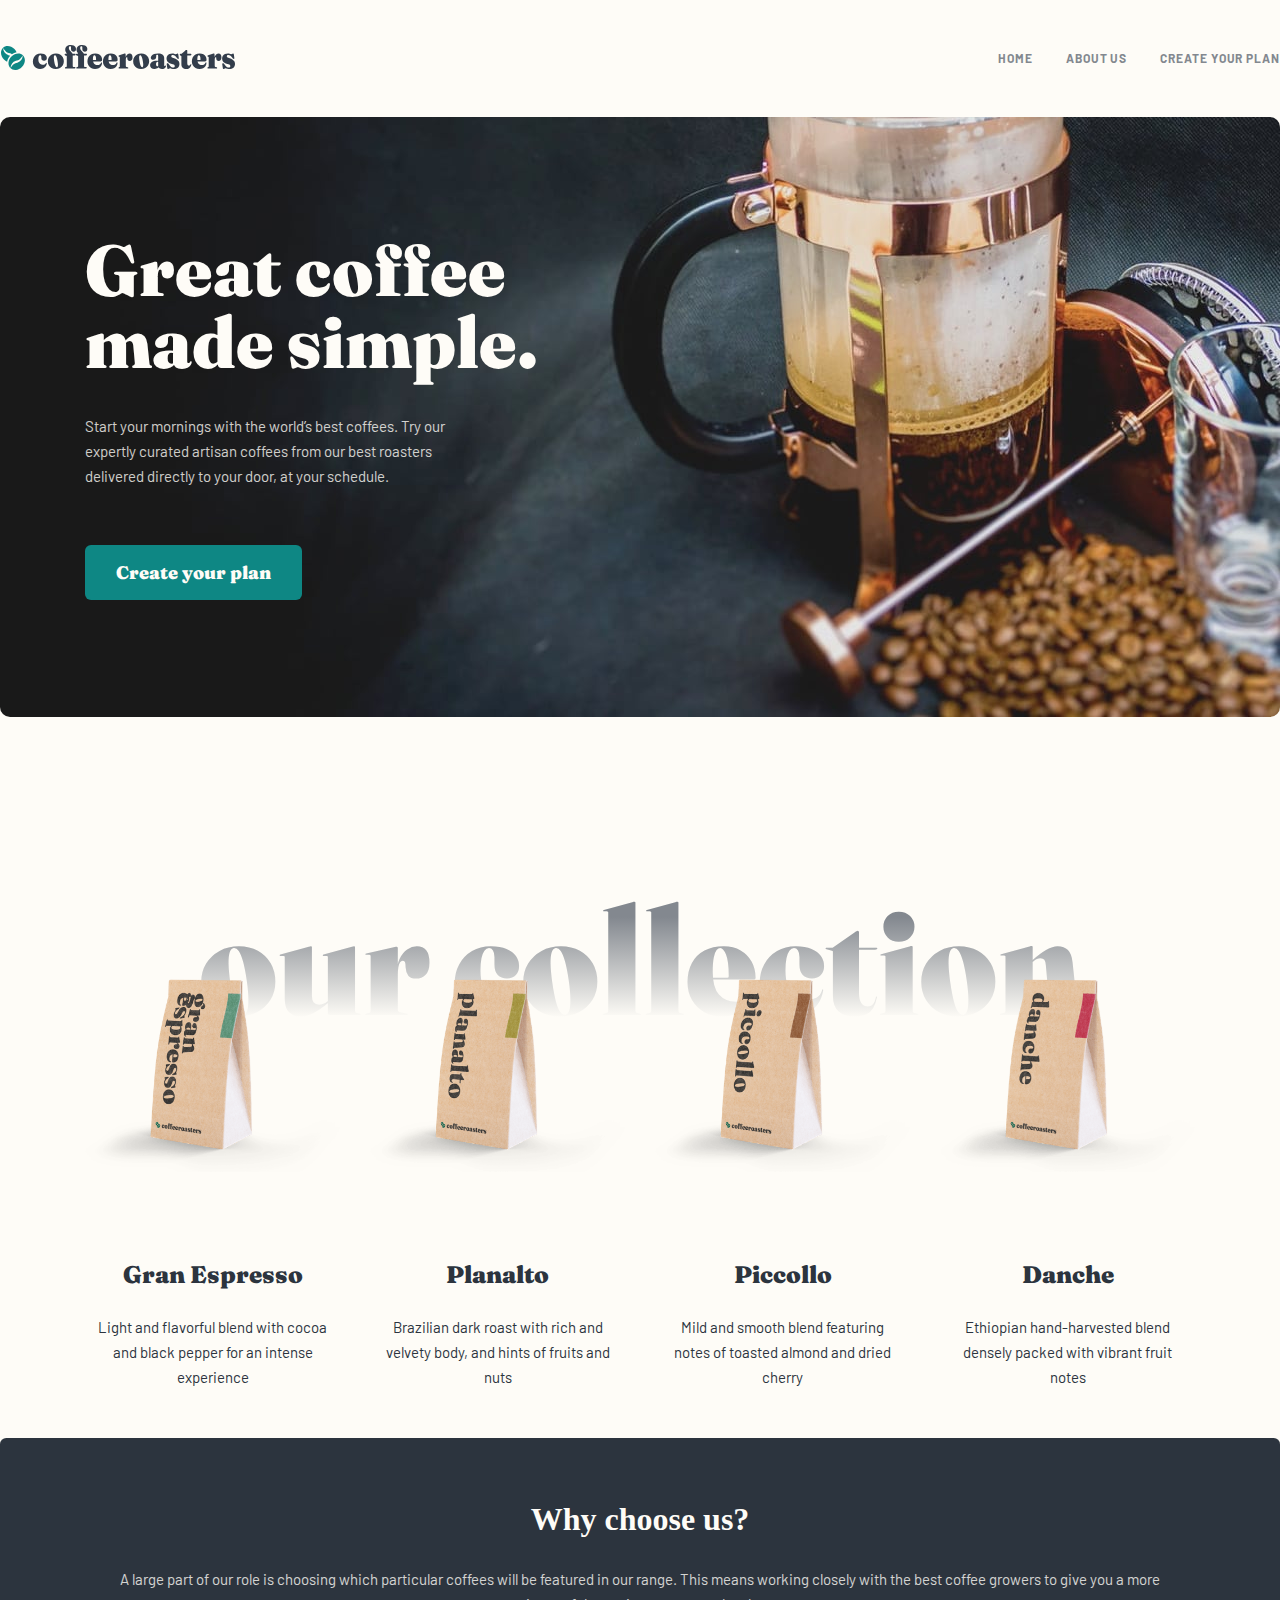
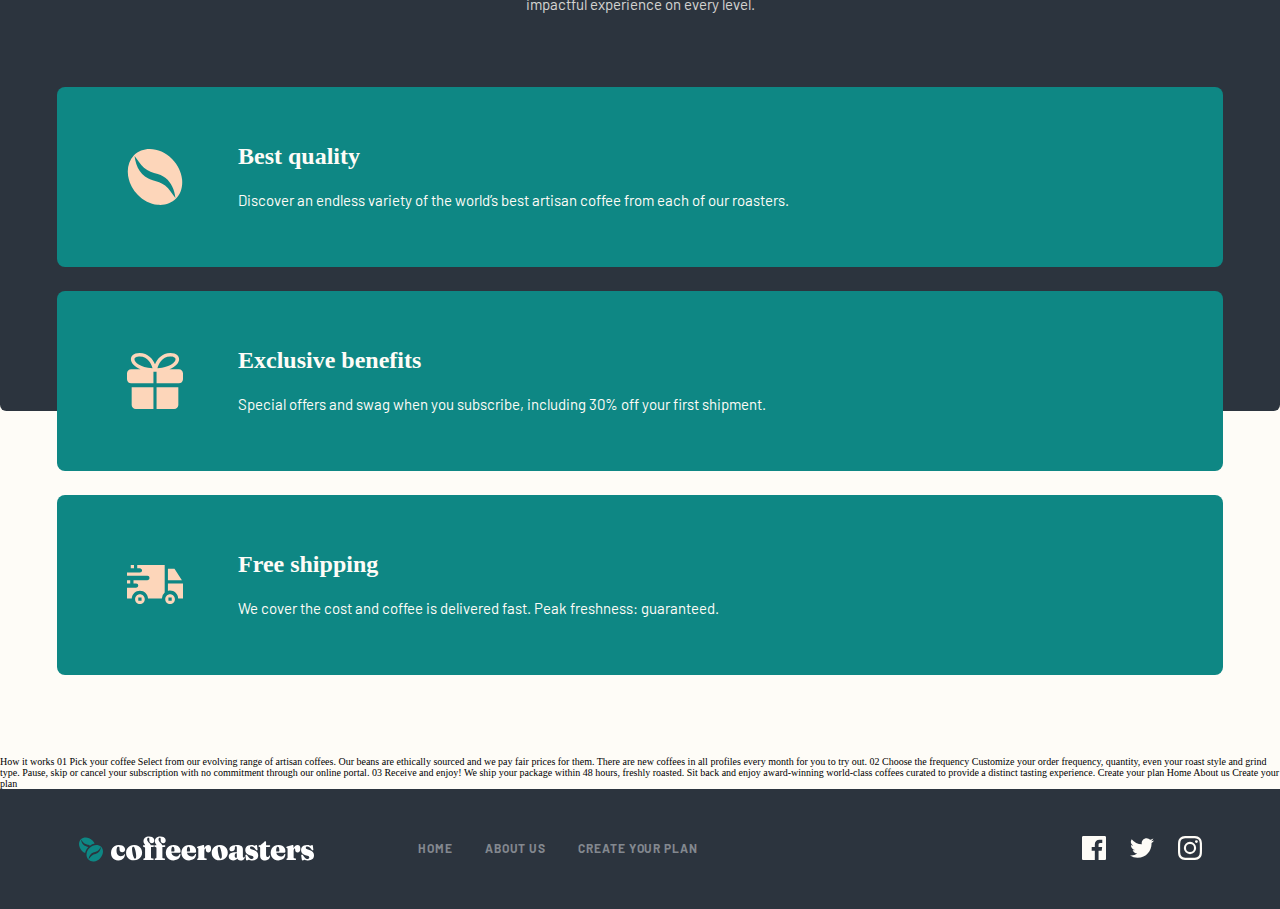
<file: index.html>
<!DOCTYPE html>
<html lang="en">
  <head>
    <meta charset="UTF-8" />
    <meta name="viewport" content="width=device-width, initial-scale=1.0" />

    <link
      rel="icon"
      type="image/png"
      sizes="32x32"
      href="./assets/favicon-32x32.png"
    />

    <link rel="stylesheet" href="styles/styles.css" />
    <link rel="preconnect" href="https://fonts.gstatic.com" />
    <link
      href="https://fonts.googleapis.com/css2?family=Fraunces:wght@900&display=swap"
      rel="stylesheet"
    />
    <link
      href="https://fonts.googleapis.com/css2?family=Barlow&display=swap"
      rel="stylesheet"
    />
    <script defer src="./header.js"></script>
    <title>Coffeeroasters subscription site</title>
  </head>
  <body>
    <header class="header container">
      <div class="overlay hide-for-tablet"></div>
      <nav class="header__nav container">
        <a href="./index.html" class="header__logo">
          <img
            class="header__logo"
            src="./assets/shared/desktop/logo.svg"
            alt="logo"
          />
        </a>
        <div id="btnHamburger" class="btnHamubrger hide-for-tablet">
          <img class="btn__close" src="./assets/shared/mobile/icon-close.svg" />
          <img
            class="btn__hamburger"
            src="./assets/shared/mobile/icon-hamburger.svg"
          />
        </div>
        <div class="header__links hide-for-mobile">
          <a href="">HOME</a>
          <a href="">ABOUT US</a>
          <a href="">CREATE YOUR PLAN</a>
        </div>
      </nav>
      <div class="header__menu hide-for-tablet">
        <a href="">Home</a>
        <a href="">About Us</a>
        <a href="">Create Your Plan</a>
      </div>
    </header>
    <main class="home container">
      <div class="hero">
        <div class="hero__container">
          <h1 class="hero__title">Great coffee made simple.</h1>
          <p class="hero__info">
            Start your mornings with the world’s best coffees. Try our expertly
            curated artisan coffees from our best roasters delivered directly to
            your door, at your schedule.
          </p>
          <a href="./" class="button"> Create your plan </a>
        </div>
      </div>
      <div class="showcase">
        <div class="showcase__header_container">
          <h2 class="showcase__header">our collection</h2>
          <span class="showcase__header_overlay"></span>
        </div>
        <div class="showcase__container">
          <img
            src="./assets/home/desktop/image-gran-espresso.png"
            class="showcase__img"
          />
          <div class="showcase__text_container">
            <h3 class="showcase__name">Gran Espresso</h3>
            <p class="showcase__description">
              Light and flavorful blend with cocoa and black pepper for an
              intense experience
            </p>
          </div>
        </div>
        <div class="showcase__container">
          <img
            src="./assets/home/desktop/image-planalto.png"
            class="showcase__img"
          />
          <div class="showcase__text_container">
            <h3 class="showcase__name">Planalto</h3>
            <p class="showcase__description">
              Brazilian dark roast with rich and velvety body, and hints of
              fruits and nuts
            </p>
          </div>
        </div>
        <div class="showcase__container">
          <img
            src="./assets/home/desktop/image-piccollo.png"
            class="showcase__img"
          />
          <div class="showcase__text_container">
            <h3 class="showcase__name">Piccollo</h3>
            <p class="showcase__description">
              Mild and smooth blend featuring notes of toasted almond and dried
              cherry
            </p>
          </div>
        </div>
        <div class="showcase__container">
          <img
            src="./assets/home/desktop/image-danche.png"
            class="showcase__img"
          />
          <div class="showcase__text_container">
            <h3 class="showcase__name">Danche</h3>
            <p class="showcase__description">
              Ethiopian hand-harvested blend densely packed with vibrant fruit
              notes
            </p>
          </div>
        </div>
      </div>
      <div class="cards">
        <div>
          <h2 class="cards__header">Why choose us?</h2>
          <p class="cards__info">
            A large part of our role is choosing which particular coffees will
            be featured in our range. This means working closely with the best
            coffee growers to give you a more impactful experience on every
            level.
          </p>
        </div>
        <div>
          <div class="card">
            <img
              src="./assets/home/desktop/icon-coffee-bean.svg"
              alt="coffe bean"
              class="card__img"
            />
            <div>
              <h3 class="card__header">Best quality</h3>
              <p class="card__description">
                Discover an endless variety of the world’s best artisan coffee
                from each of our roasters.
              </p>
            </div>
          </div>
          <div class="card">
            <img
              src="./assets/home/desktop/icon-gift.svg"
              alt="gift"
              class="card__img"
            />
            <div>
              <h3 class="card__header">Exclusive benefits</h3>
              <p class="card__description">
                Special offers and swag when you subscribe, including 30% off
                your first shipment.
              </p>
            </div>
          </div>
          <div class="card">
            <img
              src="./assets/home/desktop/icon-truck.svg"
              alt="truck"
              class="card__img card__img--truck"
            />
            <div>
              <h3 class="card__header">Free shipping</h3>
              <p class="card__description">
                We cover the cost and coffee is delivered fast. Peak freshness:
                guaranteed.
              </p>
            </div>
          </div>
        </div>
      </div>
      How it works 01 Pick your coffee Select from our evolving range of artisan
      coffees. Our beans are ethically sourced and we pay fair prices for them.
      There are new coffees in all profiles every month for you to try out. 02
      Choose the frequency Customize your order frequency, quantity, even your
      roast style and grind type. Pause, skip or cancel your subscription with
      no commitment through our online portal. 03 Receive and enjoy! We ship
      your package within 48 hours, freshly roasted. Sit back and enjoy
      award-winning world-class coffees curated to provide a distinct tasting
      experience. Create your plan Home About us Create your plan
    </main>

    <footer class="footer container">
      <img src="./assets/shared/desktop/logo-footer.svg" alt="logo" />
      <nav>
        <ul class="footer__links">
          <li>
            <a href="/">Home</a>
          </li>
          <li>
            <a href="/">About us</a>
          </li>
          <li>
            <a href="">Create your plan</a>
          </li>
        </ul>
      </nav>
      <div class="footer__socials">
        <a href="/">
          <img src="./assets/shared/desktop/icon-facebook.svg" alt="facebook" />
        </a>
        <a href="/">
          <img src="./assets/shared/desktop/icon-twitter.svg" alt="twitter" />
        </a>
        <a href="/">
          <img
            src="./assets/shared/desktop/icon-instagram.svg"
            alt="instagram"
          />
        </a>
      </div>
    </footer>
  </body>
</html>
</file>
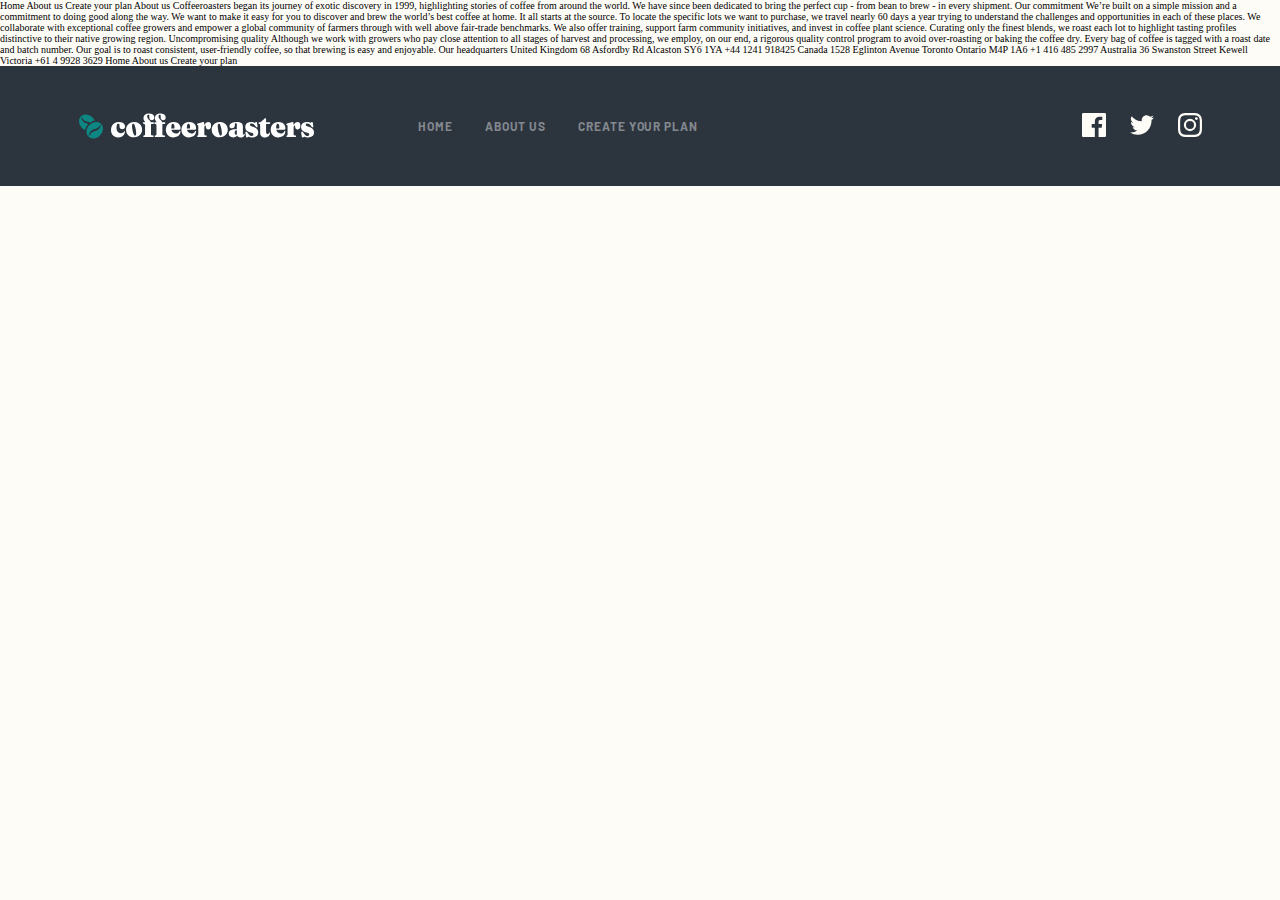
<file: about.html>
<!DOCTYPE html>
<html lang="en">
  <head>
    <meta charset="UTF-8" />
    <meta name="viewport" content="width=device-width, initial-scale=1.0" />

    <link
      rel="icon"
      type="image/png"
      sizes="32x32"
      href="./assets/favicon-32x32.png"
    />

    <title>Coffeeroasters subscription site</title>

    <link rel="stylesheet" href="styles/styles.css" />
    <link rel="preconnect" href="https://fonts.gstatic.com" />
    <link
      href="https://fonts.googleapis.com/css2?family=Fraunces:wght@900&display=swap"
      rel="stylesheet"
    />
    <link
      href="https://fonts.googleapis.com/css2?family=Barlow&display=swap"
      rel="stylesheet"
    />
    <script defer src="./header.js"></script>
  </head>

  <body>
    Home About us Create your plan About us Coffeeroasters began its journey of
    exotic discovery in 1999, highlighting stories of coffee from around the
    world. We have since been dedicated to bring the perfect cup - from bean to
    brew - in every shipment. Our commitment We’re built on a simple mission and
    a commitment to doing good along the way. We want to make it easy for you to
    discover and brew the world’s best coffee at home. It all starts at the
    source. To locate the specific lots we want to purchase, we travel nearly 60
    days a year trying to understand the challenges and opportunities in each of
    these places. We collaborate with exceptional coffee growers and empower a
    global community of farmers through with well above fair-trade benchmarks.
    We also offer training, support farm community initiatives, and invest in
    coffee plant science. Curating only the finest blends, we roast each lot to
    highlight tasting profiles distinctive to their native growing region.
    Uncompromising quality Although we work with growers who pay close attention
    to all stages of harvest and processing, we employ, on our end, a rigorous
    quality control program to avoid over-roasting or baking the coffee dry.
    Every bag of coffee is tagged with a roast date and batch number. Our goal
    is to roast consistent, user-friendly coffee, so that brewing is easy and
    enjoyable. Our headquarters United Kingdom 68 Asfordby Rd Alcaston SY6 1YA
    +44 1241 918425 Canada 1528 Eglinton Avenue Toronto Ontario M4P 1A6 +1 416
    485 2997 Australia 36 Swanston Street Kewell Victoria +61 4 9928 3629 Home
    About us Create your plan
    <footer class="footer container">
      <img src="./assets/shared/desktop/logo-footer.svg" alt="logo" />
      <nav>
        <ul class="footer__links">
          <li>
            <a href="/">Home</a>
          </li>
          <li>
            <a href="/">About us</a>
          </li>
          <li>
            <a href="">Create your plan</a>
          </li>
        </ul>
      </nav>
      <div class="footer__socials">
        <a href="/">
          <img src="./assets/shared/desktop/icon-facebook.svg" alt="facebook" />
        </a>
        <a href="/">
          <img src="./assets/shared/desktop/icon-twitter.svg" alt="twitter" />
        </a>
        <a href="/">
          <img
            src="./assets/shared/desktop/icon-instagram.svg"
            alt="instagram"
          />
        </a>
      </div>
    </footer>
  </body>
</html>
</file>
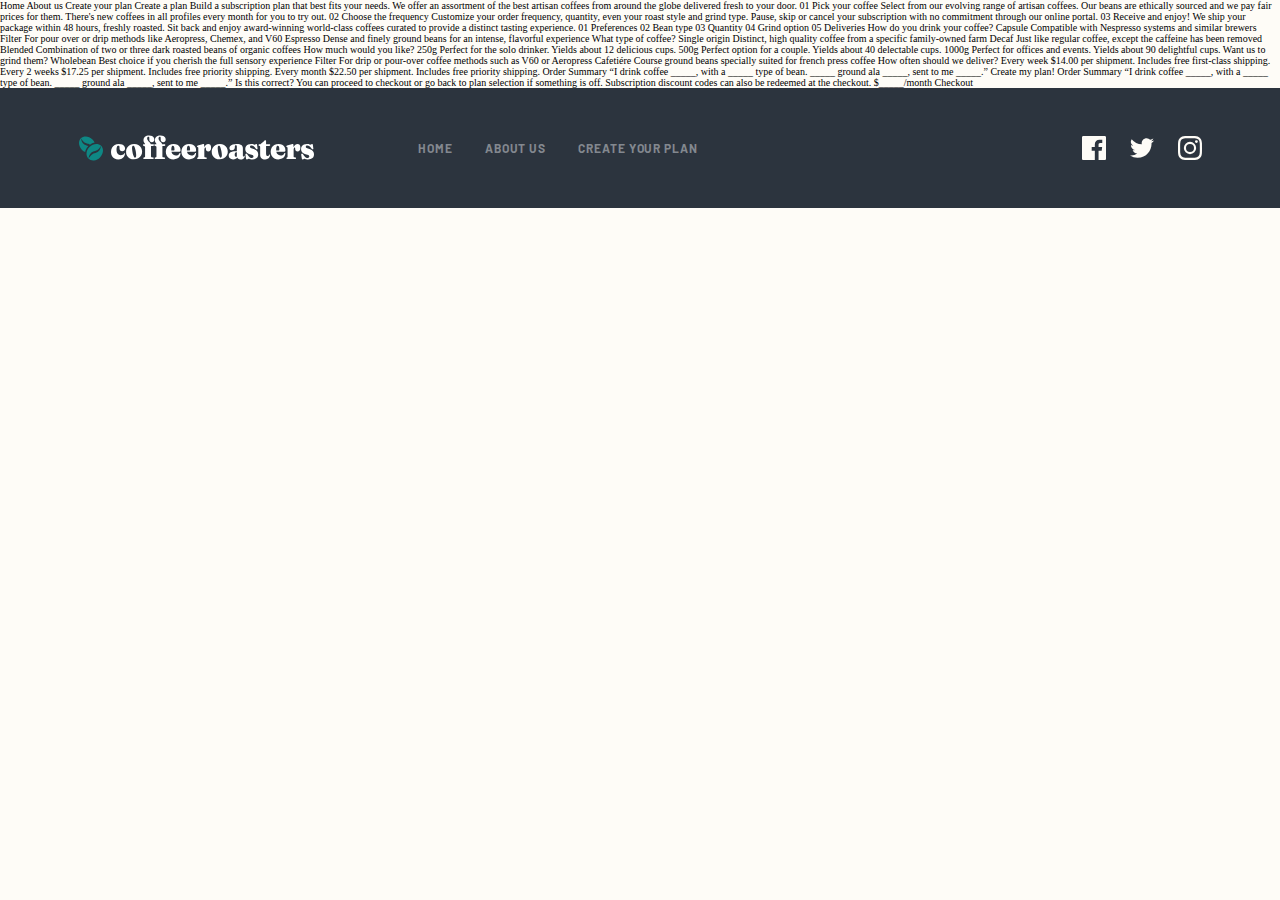
<file: plan.html>
<head>
  <meta charset="UTF-8">
  <meta name="viewport" content="width=device-width, initial-scale=1.0">

  <link rel="icon" type="image/png" sizes="32x32" href="./assets/favicon-32x32.png">

  <title>Coffeeroasters subscription site</title>

  <link rel="stylesheet" href="styles/styles.css" />
  <link rel="preconnect" href="https://fonts.gstatic.com" />
  <link
    href="https://fonts.googleapis.com/css2?family=Fraunces:wght@900&display=swap"
    rel="stylesheet"
  />
  <link
    href="https://fonts.googleapis.com/css2?family=Barlow&display=swap"
    rel="stylesheet"
  />
  <script defer src="./header.js"></script>
</head>

<body>
  Home
  About us
  Create your plan

  Create a plan
  Build a subscription plan that best fits your needs. We offer an assortment of the best 
  artisan coffees from around the globe delivered fresh to your door.

  01
  Pick your coffee
  Select from our evolving range of artisan coffees. Our beans are ethically
  sourced and we pay fair prices for them. There's new coffees in all profiles
  every month for you to try out.
  
  02
  Choose the frequency
  Customize your order frequency, quantity, even your roast style and grind type.
  Pause, skip or cancel your subscription with no commitment through our online portal.
  
  03
  Receive and enjoy!
  We ship your package within 48 hours, freshly roasted. Sit back and enjoy award-winning
  world-class coffees curated to provide a distinct tasting experience.

  01 Preferences
  02 Bean type
  03 Quantity
  04 Grind option
  05 Deliveries

  How do you drink your coffee?

  Capsule
  Compatible with Nespresso systems and similar brewers

  Filter
  For pour over or drip methods like Aeropress, Chemex, and V60

  Espresso
  Dense and finely ground beans for an intense, flavorful experience

  What type of coffee?

  Single origin
  Distinct, high quality coffee from a specific family-owned farm

  Decaf
  Just like regular coffee, except the caffeine has been removed

  Blended
  Combination of two or three dark roasted beans of organic coffees

  How much would you like?
  250g
  Perfect for the solo drinker. Yields about 12 delicious cups.
  
  500g
  Perfect option for a couple. Yields about 40 delectable cups.

  1000g
  Perfect for offices and events. Yields about 90 delightful cups.

  Want us to grind them?

  Wholebean
  Best choice if you cherish the full sensory experience

  Filter
  For drip or pour-over coffee methods such as V60 or Aeropress

  Cafetiére
  Course ground beans specially suited for french press coffee

  How often should we deliver?

  Every week
  $14.00 per shipment. Includes free first-class shipping.

  Every 2 weeks
  $17.25 per shipment. Includes free priority shipping.

  Every month
  $22.50 per shipment. Includes free priority shipping.

  Order Summary
  “I drink coffee _____, with a _____ type of bean. _____ ground ala _____, 
  sent to me _____.”

  Create my plan!

  <!-- Modal -->
  Order Summary

  “I drink coffee _____, with a _____ type of bean. _____ ground ala _____,
  sent to me _____.”

  Is this correct? You can proceed to checkout or go back to plan selection if something 
  is off. Subscription discount codes can also be redeemed at the checkout.

  $_____/month

  Checkout
  <!-- End modal -->

  <footer class="footer container">
    <img src="./assets/shared/desktop/logo-footer.svg" alt="logo" />
    <nav>
      <ul class="footer__links">
        <li>
          <a href="/">Home</a>
        </li>
        <li>
          <a href="/">About us</a>
        </li>
        <li>
          <a href="">Create your plan</a>
        </li>
      </ul>
    </nav>
    <div class="footer__socials">
      <a href="/">
        <img src="./assets/shared/desktop/icon-facebook.svg" alt="facebook" />
      </a>
      <a href="/">
        <img src="./assets/shared/desktop/icon-twitter.svg" alt="twitter" />
      </a>
      <a href="/">
        <img
          src="./assets/shared/desktop/icon-instagram.svg"
          alt="instagram"
        />
      </a>
    </div>
  </footer>
</body>

</html>
</file>
<file: styles/styles.css>
html {
  box-sizing: border-box;
  font-size: 10px;
}

*,
*::before,
*::after {
  box-sizing: inherit;
  margin: 0;
  padding: 0;
}

body {
  background-color: #fefcf7;
}

a {
  text-decoration: none;
}

.container {
  max-width: 32.7rem;
  margin: 0 auto;
}
@media (min-width: 768px) {
  .container {
    max-width: 68.8rem;
  }
}
@media (min-width: 1280px) {
  .container {
    max-width: 128rem;
  }
}

@media screen and (max-width: 768px) {
  .hide-for-mobile {
    display: none !important;
  }
}

@media (min-width: 768px) {
  .hide-for-tablet {
    display: none !important;
  }
}

.no-scroll {
  overflow: hidden;
}

.button {
  background-color: #0e8784;
  font-family: "Fraunces", serif;
  font-style: normal;
  font-weight: 900;
  font-size: 1.8rem;
  line-height: 2.5rem;
  text-align: center;
  color: #fefcf7;
  border-radius: 0.6rem;
  display: inline-block;
  padding: 1.5rem 3.1rem;
}

.footer {
  background-color: #2c343e;
  padding: 5.4rem 0;
  display: flex;
  flex-direction: column;
  align-items: center;
}
@media (min-width: 1280px) {
  .footer {
    flex-direction: row;
    padding: 4.7rem 0;
    justify-content: center;
  }
}
.footer__links {
  list-style: none;
  display: flex;
  flex-direction: column;
  margin: 4.9rem 0;
  text-align: center;
  gap: 2.4rem;
}
@media (min-width: 768px) {
  .footer__links {
    flex-direction: row;
    gap: 3.2rem;
  }
}
@media (min-width: 1280px) {
  .footer__links {
    margin: 0;
    margin-left: 10.3rem;
  }
}
.footer__links a {
  text-transform: uppercase;
  font-family: "Barlow", sans-serif;
  font-style: normal;
  font-weight: 700;
  font-size: 1.2rem;
  line-height: 1.5rem;
  letter-spacing: 0.923077px;
  text-transform: uppercase;
  text-decoration: none;
  color: #83888f;
}
.footer__links a:hover {
  color: #fefcf7;
}
.footer__socials {
  display: flex;
  gap: 2.4rem;
  align-items: center;
}
@media (min-width: 1280px) {
  .footer__socials {
    margin-left: 38.4rem;
  }
}

.header__nav {
  display: flex;
  justify-content: space-between;
  align-items: center;
  padding-top: 3.2rem;
  padding-bottom: 4rem;
}
@media (min-width: 768px) {
  .header__nav {
    padding-top: 4rem;
    padding-bottom: 5.3rem;
  }
}
@media (min-width: 1280px) {
  .header__nav {
    padding-top: 4.4rem;
    padding-bottom: 4.4rem;
  }
}
.header__links {
  display: flex;
  gap: 3.3rem;
}
.header__links a {
  font-family: "Barlow", sans-serif;
  color: #83888f;
  font-style: normal;
  font-weight: 700;
  font-size: 12px;
  line-height: 15px;
  letter-spacing: 0.923077px;
  text-transform: uppercase;
}
.header__logo {
  width: 16.8rem;
}
@media (min-width: 768px) {
  .header__logo {
    width: 23.6rem;
  }
}
.header__menu {
  font-family: "Fraunces", serif;
  font-style: normal;
  font-weight: 900;
  font-size: 2.4rem;
  line-height: 3.2rem;
  display: none;
  flex-direction: column;
  align-items: center;
  position: absolute;
  left: 50%;
  transform: translate(-50%, 0);
  gap: 3.2rem;
}
.header__menu a {
  text-align: center;
  width: 100%;
  color: #2c343e;
}
.header .overlay {
  position: absolute;
  top: 9rem;
  left: 0;
  width: 100vw;
  height: calc(100vh - 9rem);
  display: none;
  background: linear-gradient(180deg, rgba(254, 252, 247, 0.504981) 0%, #fefcf7 55.94%);
  transform: matrix(1, 0, 0, -1, 0, 0);
}
.header .btn__close {
  display: none;
}
.header .btnHamubrger {
  cursor: pointer;
}
.header.open .btn__hamburger {
  display: none;
}
.header.open .btn__close {
  display: block;
}
.header.open .header__menu {
  display: flex;
}
.header.open .overlay {
  display: flex;
}

.home .hero {
  padding: 10rem 2.4rem;
  background-image: url("../assets/home/mobile/image-hero-coffeepress.jpg");
  background-size: contain;
  background-repeat: no-repeat;
  border-radius: 1rem;
  min-height: 50rem;
  margin-bottom: 12rem;
}
@media (min-width: 768px) {
  .home .hero {
    background-image: url("../assets/home/tablet/image-hero-coffeepress.jpg");
    padding: 10.4rem 5.8rem;
    margin-bottom: 20.3rem;
  }
}
@media (min-width: 1280px) {
  .home .hero {
    background-image: url("../assets/home/desktop/image-hero-coffeepress.jpg");
    padding: 11.7rem 8.5rem;
    margin-bottom: 26.2rem;
  }
}
.home .hero__title {
  font-family: "Fraunces", serif;
  font-style: normal;
  font-weight: 900;
  font-size: 4rem;
  line-height: 4rem;
  color: #fefcf7;
  margin-bottom: 2.4rem;
}
@media (min-width: 768px) {
  .home .hero__title {
    font-size: 4.8rem;
    line-height: 4.8rem;
  }
}
@media (min-width: 1280px) {
  .home .hero__title {
    margin-bottom: 3.6rem;
    font-size: 7.2rem;
    line-height: 7.2rem;
  }
}
.home .hero__info {
  font-family: "Barlow", sans-serif;
  font-style: normal;
  font-weight: 400;
  font-size: 1.5rem;
  line-height: 2.5rem;
  margin-bottom: 3.9rem;
  color: #fefcf7;
  opacity: 0.8;
}
@media (min-width: 1280px) {
  .home .hero__info {
    margin-bottom: 5.6rem;
    max-width: 36.8rem;
  }
}
.home .hero__container {
  text-align: center;
}
@media (min-width: 768px) {
  .home .hero__container {
    max-width: 36.8rem;
    text-align: left;
  }
}
@media (min-width: 1280px) {
  .home .hero__container {
    max-width: 50rem;
  }
}
.home .showcase {
  display: flex;
  flex-direction: column;
  justify-content: center;
  align-items: center;
  color: #2c343e;
  text-align: center;
  position: relative;
}
@media (min-width: 768px) {
  .home .showcase {
    text-align: left;
  }
}
@media (min-width: 1280px) {
  .home .showcase {
    text-align: center;
    flex-direction: row;
    gap: 3rem;
  }
}
@media (min-width: 768px) {
  .home .showcase__container {
    display: flex;
  }
}
@media (min-width: 1280px) {
  .home .showcase__container {
    flex-direction: column;
    align-items: center;
  }
}
.home .showcase__img {
  height: 15.1rem;
  margin-bottom: 2.4rem;
}
@media (min-width: 768px) {
  .home .showcase__img {
    height: 19.3rem;
    width: 25.5rem;
  }
}
@media (min-width: 1280px) {
  .home .showcase__img {
    margin-bottom: 7.2rem;
  }
}
.home .showcase__text_container {
  max-width: 29.4rem;
}
@media (min-width: 768px) {
  .home .showcase__text_container {
    margin-left: 3.5rem;
  }
}
@media (min-width: 1280px) {
  .home .showcase__text_container {
    margin: 0;
    max-width: 24rem;
  }
}
.home .showcase__name {
  font-family: "Fraunces", serif;
  font-style: normal;
  font-weight: 900;
  font-size: 2.4rem;
  line-height: 3.2rem;
  margin-bottom: 1.6rem;
}
@media (min-width: 768px) {
  .home .showcase__name {
    margin-bottom: 2.4rem;
    margin-top: 1.5rem;
  }
}
.home .showcase__description {
  font-family: "Barlow", sans-serif;
  font-style: normal;
  font-weight: 400;
  font-size: 1.5rem;
  line-height: 2.5rem;
  margin-bottom: 4.8rem;
}
.home .showcase__header {
  font-family: "Fraunces", serif;
  font-style: normal;
  font-weight: 900;
  font-size: 4rem;
  line-height: 7.2rem;
  color: #83888f;
  margin-bottom: 1.3rem;
}
@media (min-width: 768px) {
  .home .showcase__header {
    font-weight: 900;
    font-size: 9.6rem;
    line-height: 7.2rem;
  }
}
@media (min-width: 1280px) {
  .home .showcase__header {
    font-weight: 900;
    font-size: 15rem;
    line-height: 8.8rem;
  }
}
.home .showcase__header_container {
  position: relative;
}
@media (min-width: 768px) {
  .home .showcase__header_container {
    position: absolute;
    top: -4.8rem;
    z-index: -2;
  }
}
@media (min-width: 1280px) {
  .home .showcase__header_container {
    position: absolute;
    top: -6.2rem;
    z-index: -2;
  }
}
.home .showcase__header_overlay {
  background: linear-gradient(180deg, rgba(254, 252, 247, 0.0001) 0%, #fefcf7 100%);
  position: absolute;
  left: 0%;
  right: 0%;
  top: 0%;
  bottom: 0%;
}
.home .cards {
  position: relative;
  padding: 6.4rem 2.4rem;
  color: #fefcf7;
}
@media (min-width: 768px) {
  .home .cards {
    padding: 5.7rem;
  }
}
.home .cards::before {
  content: "";
  position: absolute;
  top: 0;
  left: 0;
  right: 0;
  height: 90.2rem;
  border-radius: 0.625rem;
  background-color: #2c343e;
  z-index: -1;
}
@media (min-width: 768px) {
  .home .cards::before {
    height: 57.3rem;
  }
}
.home .cards__header {
  text-align: center;
  font-family: Fraunces 9pt;
  font-size: 28px;
  font-style: normal;
  font-weight: 900;
  line-height: 28px;
  margin-bottom: 2.4rem;
}
@media (min-width: 768px) {
  .home .cards__header {
    color: #fefcf7;
    text-align: center;
    font-size: 32px;
    font-weight: 900;
    line-height: 48px;
  }
}
.home .cards__info {
  text-align: center;
  font-family: Barlow;
  font-size: 15px;
  font-style: normal;
  font-weight: 400;
  line-height: 25px;
  opacity: 0.8;
  margin-bottom: 6.4rem;
}
@media (min-width: 768px) {
  .home .cards__info {
    margin-bottom: 7rem;
    padding: 0 5.3rem;
  }
}
.home .cards .card {
  background-color: #0e8784;
  margin-bottom: 2.4rem;
  text-align: center;
  padding: 7.2rem 3.4rem 5.1rem 3.4rem;
  border-radius: 0.8rem;
  height: 38.2rem;
}
@media (min-width: 768px) {
  .home .cards .card {
    display: flex;
    height: 18rem;
    padding: 4.1rem 4.8rem 4.1rem 7rem;
    text-align: left;
    align-items: center;
  }
}
.home .cards .card__img {
  margin-bottom: 5.6rem;
}
@media (min-width: 768px) {
  .home .cards .card__img {
    width: 5.6rem;
    height: 5.6rem;
    margin: 0;
    margin-right: 5.5rem;
  }
}
@media (min-width: 768px) {
  .home .cards .card__img--truck {
    height: 3.9rem;
  }
}
.home .cards .card__header {
  font-family: Fraunces 9pt;
  font-size: 24px;
  font-style: normal;
  font-weight: 900;
  line-height: 32px;
  margin-bottom: 2.4rem;
}
@media (min-width: 768px) {
  .home .cards .card__header {
    margin-bottom: 1.6rem;
  }
}
.home .cards .card__description {
  font-family: Barlow;
  font-size: 15px;
  font-style: normal;
  font-weight: 400;
  line-height: 25px;
}/*# sourceMappingURL=styles.css.map */
</file>
